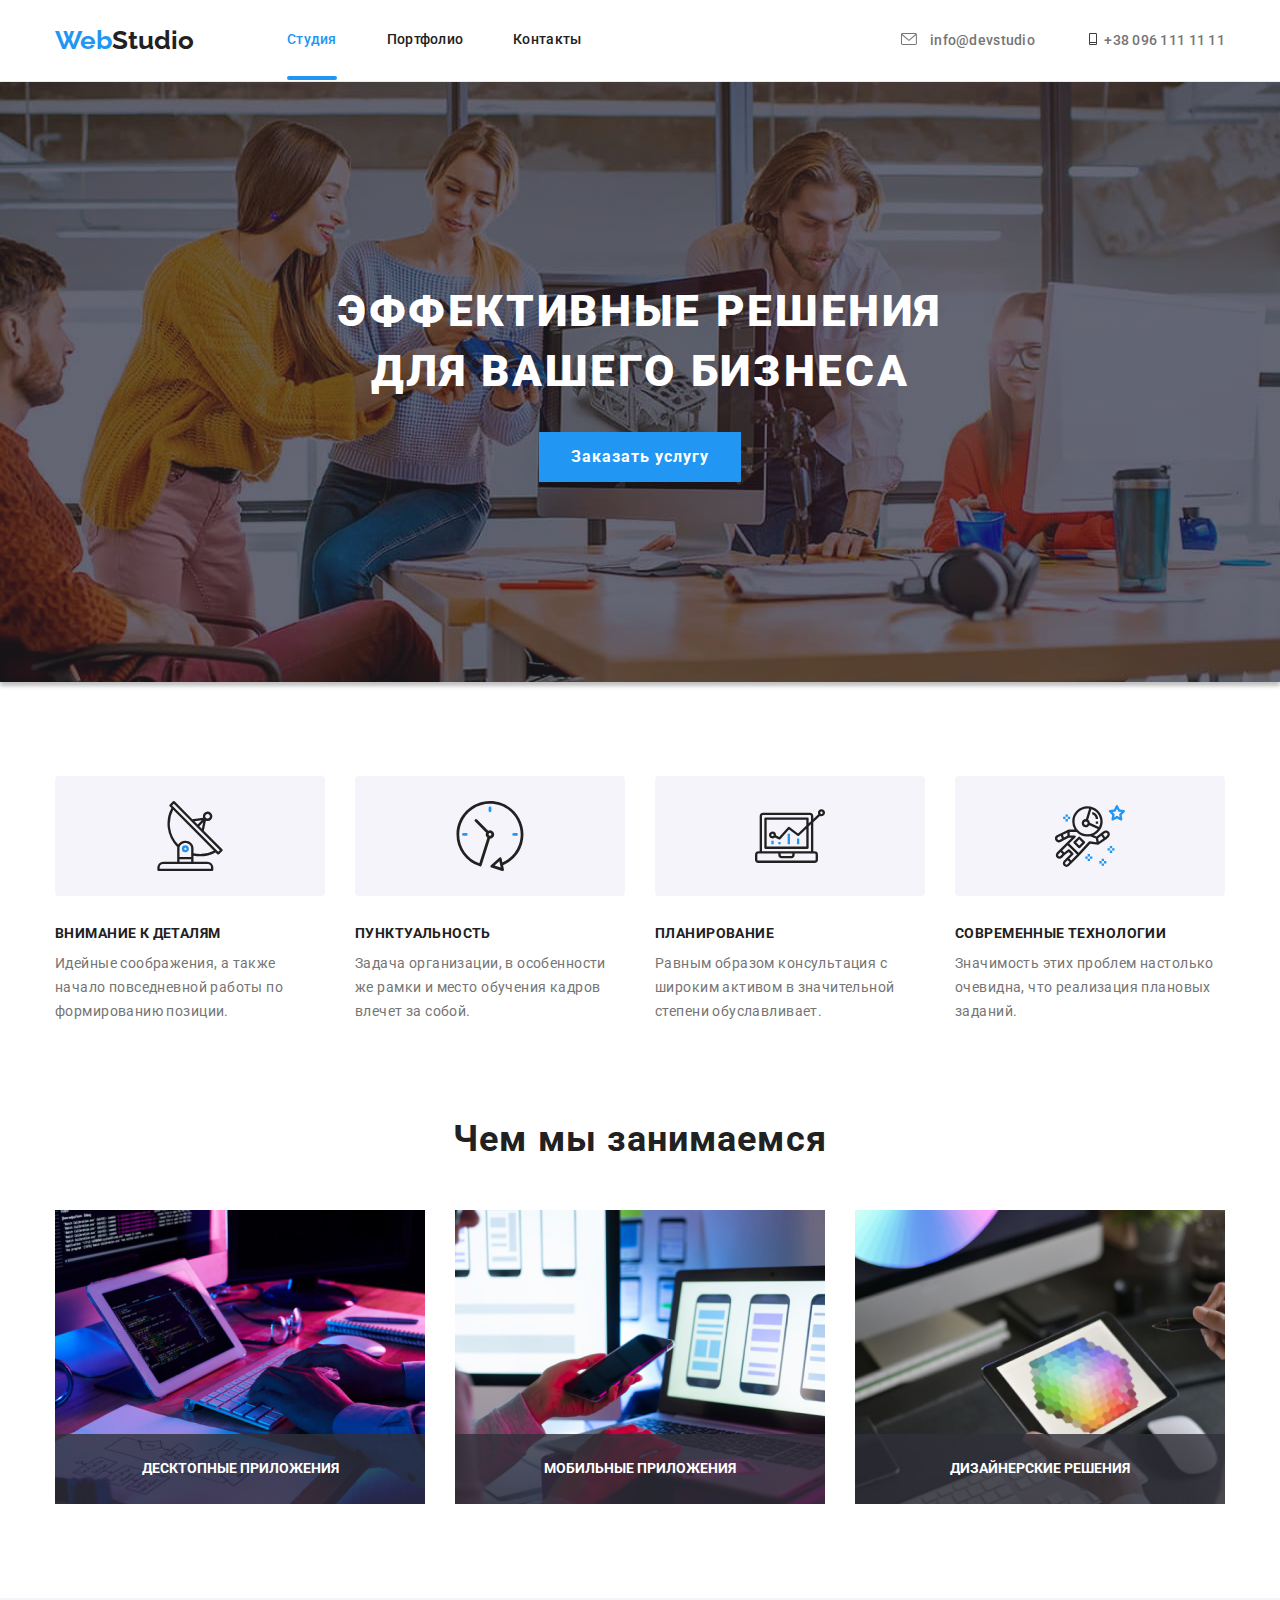
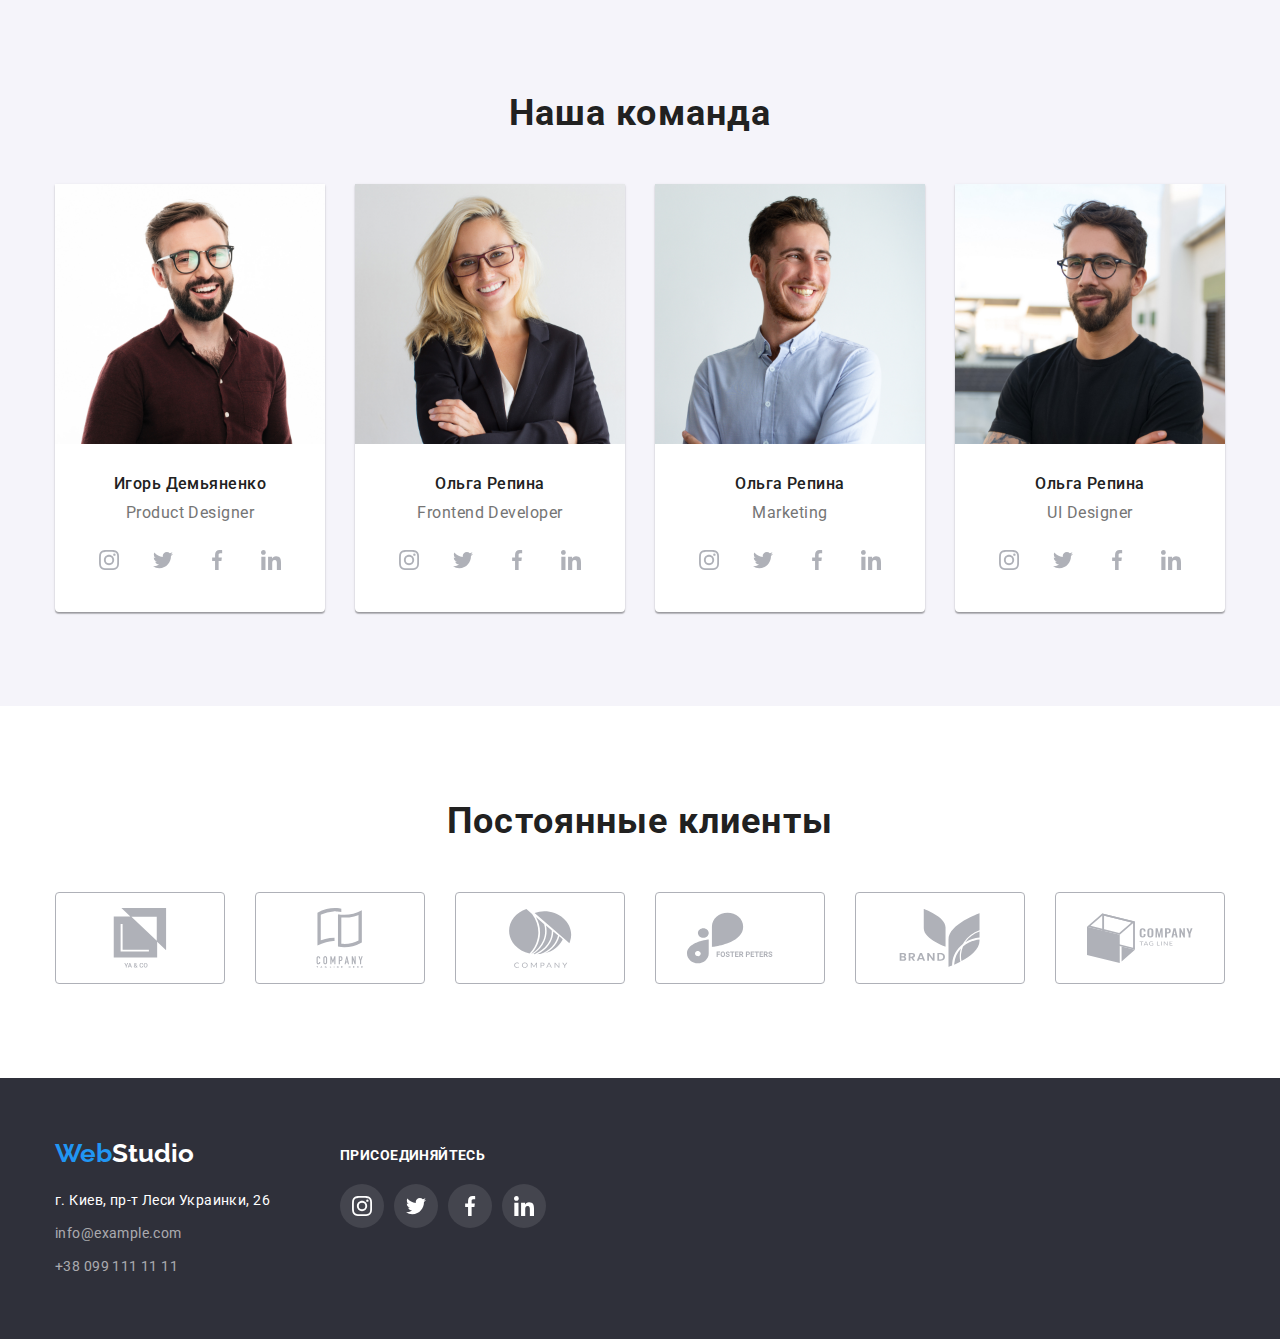
<file: index.html>
<!DOCTYPE html>
<html lang="ru">
<head>
    <meta charset="UTF-8">
    <meta http-equiv="X-UA-Compatible" content="IE=edge">
    <meta name="viewport" content="width=device-width, initial-scale=1.0">
    <title>Document</title>
    <link rel="stylesheet" href="./css/modern-normalize.css">
    <link rel="preconnect" href="https://fonts.googleapis.com">
    <link rel="preconnect" href="https://fonts.gstatic.com" crossorigin>
    <link href="https://fonts.googleapis.com/css2?family=Raleway:wght@700&family=Roboto:wght@400;500;700;900&display=swap"
        rel="stylesheet">
    <link rel="stylesheet" href="./css/styles.css">
</head>
<body>
    <!-- Шапка -->
<header class="header">
    <div class="container auth-div">
        <nav class="auth-nav">
            <a class="webstudio text-decor" href=""><span class="web">Web</span>Studio</a>
            <ul class="site-ul">
                <li><a class="link-li text-decor current" href="./index.html">Студия</a></li>
                <li><a class="link-li text-decor" href="./portfolio.html">Портфолио</a></li>
                <li><a class="link-li text-decor" href="">Контакты</a></li>
            </ul>
        </nav>
        <ul class="site-ul-li">
            <li> 
            <a class="link text-decor" href="#"> <svg class="envelope" width="16" height="12">
                <use href="./images/icons.svg#icon-envelope-hover">
                </use>
            </svg> info@devstudio</a>
        </li>
            <li>
                <a class="link text-decor" href="#"> <svg class="smarthone" width="16" height="12">
                    <use href="./images/icons.svg#icon-Vector"></use>
                </svg> +38 096 111 11 11</a></li>
        </ul>
    </div>
</header>
    <!-- Головна частина -->
    <main>
            <!-- Рішення -->
            <section class="hero section">
                <h1 class="decision">Эффективные решения <br> для вашего бизнеса</h1>
                <button class="btn" type="button" data-modal-open>Заказать услугу</button>
                
            </section>
            <!-- Увага, пунктуальність, планування та сучасні технології -->
            <section class="section section-tehnologi">
                <div class="container">
                            <ul class="job">
                                <li class="job-li">
                                    <div class="div-tehnologi">
                                        <svg  class="icon-tehnologi" width="70" height="70">
                                            <use href="./images/icons.svg#icon-antenna-1"></use>
                                        </svg>
                                    </div> 
                                    <h3 class="menu">Внимание к деталям</h3>
                                    <p class="submenu">Идейные соображения, а также начало повседневной работы по формированию позиции.</p>
                                </li>
                                <li class="job-li">
                                    <div class="div-tehnologi">
                                        <svg class="icon-tehnologi" width="70" height="70">
                                            <use href="./images/icons.svg#icon-clock-1"></use>
                                        </svg>
                                    </div>
                                    <h3 class="menu">Пунктуальность</h3>
                                    <p class="submenu">Задача организации, в особенности же рамки и место обучения кадров влечет за собой.</p>
                                </li>
                                <li class="job-li">
                                    <div class="div-tehnologi">
                                        <svg class="icon-tehnologi" width="70" height="70">
                                            <use href="./images/icons.svg#icon-diagram-1"></use>
                                        </svg>
                                    </div>
                                    <h3 class="menu">Планирование</h3>
                                    <p class="submenu">Равным образом консультация с широким активом в значительной степени обуславливает.</p>
                                </li>
                                <li class="job-li">
                                    <div class="div-tehnologi">
                                        <svg class="icon-tehnologi" width="70" height="70">
                                            <use href="./images/icons.svg#icon-astronaut-1"></use>
                                        </svg>
                                    </div>
                                    <h3 class="menu">Современные технологии</h3>
                                    <p class="submenu">Значимость этих проблем настолько очевидна, что реализация плановых заданий.</p>
                                </li>
                            </ul>
                </div>
            </section>
            <!-- Чим ми займаємось -->
            <section class="section">
                <div class="container">
                    <h2 class="work">Чем мы занимаемся</h2>
                    <ul class="work-ul">
                        <li class="work-li">
                                <img src="./images/img.jpg" width="370" alt="программист работает в своем рабочем офисе">
                                    <h3 class="work-h">Десктопные приложения</h3>
                        </li>
                        <li class="work-li">
                            <img src="./images/img2.jpg" width="370" alt="вебдизайнеры разрабатывают приложение на смартфоны">
                            <h3 class="work-h">Мобильные приложения</h3>
                        </li>
                        <li class="work-li">
                            <img src="./images/img3.jpg" width="370"
                                alt="креативный художник веб дизайнер с рабочим выбором цвета графическим планшетом">
                                <h3 class="work-h">Дизайнерские решения</h3>
                        </li>
                    </ul>
                </div>
            </section>
            <!-- Команда -->
            <section class="section" style="background-color: #F5F4FA">
                <div class="container">
                    <h2 class="team">Наша команда</h2>
                    <ul class="team-ul">
                        <li class="team-li">
                            <img src="./images/img4.jpg" width="270" height="260" alt="дизайнер продукта">
                            <div class="div-p">
                                <p class="member">Игорь Демьяненко</p>
                                <p class="kind">Product Designer</p>
                            </div>
                            <ul class="icon-ul">
                                <li>
                                    <a class="icon-link" href="#">
                                    <svg class="icon-item">
                                        <use href="./images/icons.svg#icon-instagram-2"></use>
                                    </svg>
                                </a></li>
                                <li><a class="icon-link" href="#">
                                    <svg class="icon-item" width="20" height="20">
                                        <use href="./images/icons.svg#icon-twitter-1"></use>
                                    </svg>
                                </a></li>
                                <li><a class="icon-link" href="#">
                                    <svg class="icon-item" width="20" height="20">
                                        <use href="./images/icons.svg#icon-facebook-1"></use>
                                    </svg>
                                </a></li>
                                <li><a class="icon-link" href="#">
                                    <svg class="icon-item" width="20" height="20">
                                        <use href="./images/icons.svg#icon-linkedin-1"></use>
                                    </svg>
                                </a></li>
                            </ul>
                        </li>
                        <li class="team-li">
                            <img src="./images/img5.jpg" width="270" height="260" alt="фронтенд разработчик">
                            <div class="div-p">
                                <p class="member">Ольга Репина</p>
                                <p class="kind">Frontend Developer</p> 
                            </div>
                                                        <ul class="icon-ul">
                                                            <li class="icon-li"><a class="icon-link" href="#">
                                                                    <svg class="icon-item">
                                                                        <use href="./images/icons.svg#icon-instagram-2"></use>
                                                                    </svg>
                                                                </a></li>
                                                            <li><a class="icon-link" href="#">
                                                                    <svg class="icon-item" width="20" height="20">
                                                                        <use href="./images/icons.svg#icon-twitter-1"></use>
                                                                    </svg>
                                                                </a></li>
                                                            <li><a class="icon-link" href="#">
                                                                    <svg class="icon-item" width="20" height="20">
                                                                        <use href="./images/icons.svg#icon-facebook-1"></use>
                                                                    </svg>
                                                                </a></li>
                                                            <li><a class="icon-link" href="#">
                                                                    <svg class="icon-item" width="20" height="20">
                                                                        <use href="./images/icons.svg#icon-linkedin-1"></use>
                                                                    </svg>
                                                                </a></li>
                                                        </ul>
                        </li>
                        <li class="team-li">
                            <img src="./images/img6.jpg" width="270" height="260" alt="маркетолог">
                            <div class="div-p">
                                <p class="member">Ольга Репина</p>
                                <p class="kind">Marketing</p>
                            </div>
                                                    <ul class="icon-ul">
                                                        <li class="icon-li"><a class="icon-link" href="#">
                                                                <svg class="icon-item">
                                                                    <use href="./images/icons.svg#icon-instagram-2"></use>
                                                                </svg>
                                                            </a></li>
                                                        <li><a class="icon-link" href="#">
                                                                <svg class="icon-item" width="20" height="20">
                                                                    <use href="./images/icons.svg#icon-twitter-1"></use>
                                                                </svg>
                                                            </a></li>
                                                        <li><a class="icon-link" href="#">
                                                                <svg class="icon-item" width="20" height="20">
                                                                    <use href="./images/icons.svg#icon-facebook-1"></use>
                                                                </svg>
                                                            </a></li>
                                                        <li><a class="icon-link" href="#">
                                                                <svg class="icon-item" width="20" height="20">
                                                                    <use href="./images/icons.svg#icon-linkedin-1"></use>
                                                                </svg>
                                                            </a></li>
                                                    </ul>
                        </li>
                        <li class="team-li">
                            <img src="./images/img7.jpg" width="270" height="260" alt="дизайнер пользовательского интерфейса">
                            <div class="div-p">
                                <p class="member">Ольга Репина</p>
                            <p class="kind">UI Designer</p>
                            </div>
                                                        <ul class="icon-ul">
                                                            <li class="icon-li"><a class="icon-link" href="#">
                                                                    <svg class="icon-item">
                                                                        <use href="./images/icons.svg#icon-instagram-2"></use>
                                                                    </svg>
                                                                </a></li>
                                                            <li><a class="icon-link" href="#">
                                                                    <svg class="icon-item" width="20" height="20">
                                                                        <use href="./images/icons.svg#icon-twitter-1"></use>
                                                                    </svg>
                                                                </a></li>
                                                            <li><a class="icon-link" href="#">
                                                                    <svg class="icon-item" width="20" height="20">
                                                                        <use href="./images/icons.svg#icon-facebook-1"></use>
                                                                    </svg>
                                                                </a></li>
                                                            <li><a class="icon-link" href="#">
                                                                    <svg class="icon-item" width="20" height="20">
                                                                        <use href="./images/icons.svg#icon-linkedin-1"></use>
                                                                    </svg>
                                                                </a></li>
                                                        </ul>
                        </li>
                    </ul>
                </div>
            </section>
            <!-- Постоянные клиенты -->
            <section class="section">
                <div class="container">
                    <h2 class="clients">Постоянные клиенты</h2>
                    <ul class="clients-ul">
                        <li>
                                <a class="clients-a" href="#">
                                    <svg class="logo" width="106" height="60">
                                        <use href="./images/icons.svg#icon-group"></use>
                                    </svg>
                                </a>
                        </li>
                        <li>
                                <a class="clients-a" href="#">
                                <svg class="logo" width="106" height="60">
                                    <use href="./images/icons.svg#icon-taglinehere"></use>
                                </svg>
                            </a>
                        </li>
                        <li>
                                <a class="clients-a" href="#">
                                    <svg class="logo" width="106" height="60">
                                <use href="./images/icons.svg#icon-company"></use>
                            </svg>
                        </a>
                        </li>
                        <li>
                                <a class="clients-a" href="#">
                                    <svg class="logo" width="106" height="60">
                                <use href="./images/icons.svg#icon-fosters"></use>
                            </svg>
                        </a>
                        </li>
                        <li>
                                <a class="clients-a" href="#">
                                    <svg class="logo" width="106" height="60">
                                    <use href="./images/icons.svg#icon-brand"></use>
                                </svg>
                            </a>
                        </li>
                        <li>
                                <a class="clients-a" href="#">
                                    <svg class="logo" width="106" height="60">
                                    <use href="./images/icons.svg#icon-tagline"></use>
                                </svg>
                            </a>
                        </li>
                    </ul>
                </div>
            </section>
    </main>   
    <!-- Футер -->
    <footer>
        <div class="container footers">
            <div class="footer-addres"> 
<a class="webstudio-footer text-decor" href=""><span class="web">Web</span>Studio</a>
            <address>
            <ul class="email-link">
                <li><a class="address text-decor" href="">г. Киев, пр-т Леси Украинки, 26</a></li>
                <li><a class="email text-decor" href="">info@example.com</a></li>
                <li><a class="email text-decor" href="">+38 099 111 11 11</a></li>
            </ul>
            </address>
            </div>
        <div class="footer-icons">
            <p class="footer-p">присоединяйтесь</p>
            <ul class="footer-icons-ul">
                <li ><a class="footer-icons-a" href="">
                    <svg class="footer-icon-item" width="20" height="20">
                        <use href="./images/icons.svg#icon-instagram-2"></use>
                    </svg>
                </a></li>
                <li ><a class="footer-icons-a" href="">
                    <svg class="footer-icon-item" width="20" height="20">
                        <use href="./images/icons.svg#icon-twitter-1"></use>
                    </svg>
                </a></li>
                <li ><a class="footer-icons-a" href="">
                    <svg class="footer-icon-item" width="20" height="20">
                        <use href="./images/icons.svg#icon-facebook-1"></use>
                    </svg>
                </a></li>
                <li ><a class="footer-icons-a" href="">
                    <svg class="footer-icon-item" width="20" height="20">
                        <use href="./images/icons.svg#icon-linkedin-1"></use>
                    </svg>
                </a></li>
            </ul>
        </div>
        </div>
    </footer>
    <div class="backdrop is-hidden" data-modal>
        <div class="modal">
            <button class="btn-modal" data-modal-close>
                <svg class="vector" width="11" height="11">
                    <use href="./images/icons.svg#icon-vector"></use>
                </svg>
            </button>
        </div>
    </div>
    <!-- Модальне вікно -->
    <script src="./js/modal.js"></script>
</body>
</html>
</file>
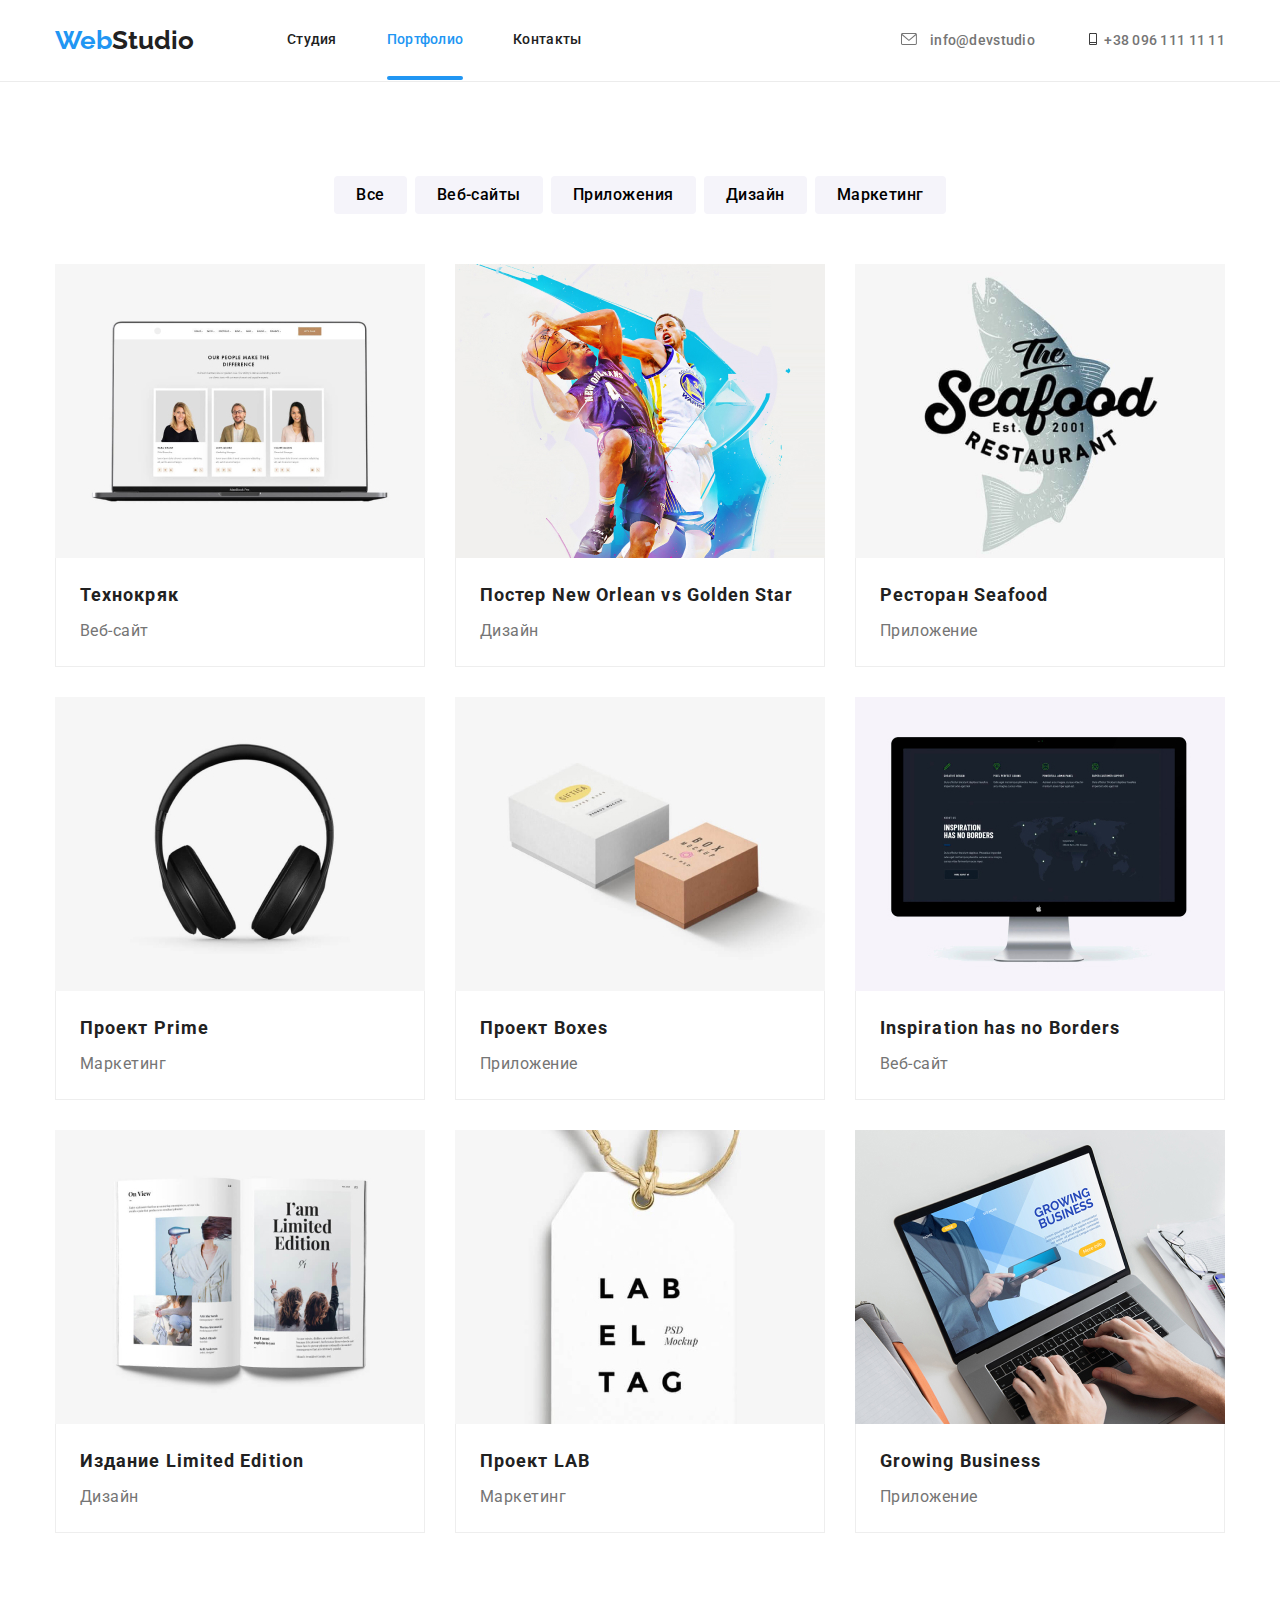
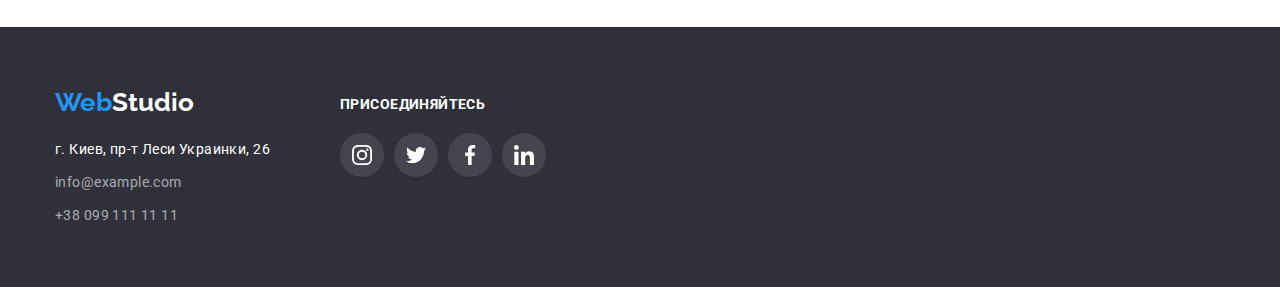
<file: portfolio.html>
<!DOCTYPE html>
<html lang="ru">
<head>
    <meta charset="UTF-8">
    <meta http-equiv="X-UA-Compatible" content="IE=edge">
    <meta name="viewport" content="width=device-width, initial-scale=1.0">
    <title>Document</title>
    <link rel="stylesheet" href="./css/modern-normalize.css">
    <link rel="stylesheet" href="./css/styles.css">
    <link href="https://fonts.googleapis.com/css2?family=Raleway:wght@700&family=Roboto:wght@400;500;700;900&display=swap"
        rel="stylesheet">
</head>
<body style="background: #E5E5E5;">
    <!-- Header -->
<header class="header">
    <div class="container auth-div">
        <nav class="auth-nav">
            <a class="webstudio text-decor" href=""><span class="web">Web</span>Studio</a>
            <ul class="site-ul">
                <li><a class="link-li text-decor" href="./index.html">Студия</a></li>
                <li><a class="link-li text-decor current" href="./portfolio.html">Портфолио</a></li>
                <li><a class="link-li text-decor" href="">Контакты</a></li>
            </ul>
        </nav>
        <ul class="site-ul-li">
            <li>
                <a class="link text-decor" href="#"> <svg class="envelope" width="16" height="12">
                        <use href="./images/icons.svg#icon-envelope-hover">
                        </use>
                    </svg> info@devstudio</a>
            </li>
            <li>
                <a class="link text-decor" href="#"> <svg class="smarthone" width="16" height="12">
                        <use href="./images/icons.svg#icon-Vector"></use>
                    </svg> +38 096 111 11 11</a>
            </li>
        </ul>
    </div>
</header>
<!-- Main -->
    <main>
        <section class="section" style="background-color:#FFFFFF;">
            <div class="container">
                <ul class="btn-ul">
                    <li>
                        <button class="btn-li" type="button">Все</button>
                    </li>
                    <li>
                        <button class="btn-li" type="button">Веб-сайты</button>
                    </li>
                    <li>
                        <button class="btn-li" type="button">Приложения</button>
                    </li>
                    <li>
                        <button class="btn-li" type="button">Дизайн</button>
                    </li>
                    <li>
                        <button class="btn-li" type="button">Маркетинг</button>
                    </li>
                </ul>
                <h1 class="projects">Проекти</h1>
                <ul class="images">
                    <li class="images-link">
                        <a class="cards" href="">
                            <div class="div-overlay">
                                <img class="img-item" src="./images/img8.jpg" width="370" alt="Веб-сайт">
                                    <p class="cards-text">Ресурс предлагает комплексные предложения с разным уровнем функционала и сервисов. Все это
                                        позволит посетителю получить исчерпывающие сведения о компании или частном лице.</p>
                            </div>
                            <div class="div-title">
                                <h2 class="title">Технокряк</h2>
                                <p class="title-p">Веб-сайт</p>
                            </div>
                        </a>
                    </li>
                    <li class="images-link">
                        <a class="cards" href="">
                            <div class="div-overlay">
                                <img class="img-item" src="./images/img9.jpg" width="370" alt="Постер New Orlean vs Golden Star">
                                    <p class="cards-text">Ресурс предлагает комплексные предложения с разным уровнем функционала и сервисов. Все это
                                        позволит посетителю получить исчерпывающие сведения о компании или частном лице.</p>
                            </div>
                                  <div class="div-title">
                                    <h2 class="title">Постер New Orlean vs Golden Star</h2>
                                    <p class="title-p">Дизайн</p>
                                </div>
                        </a>
                    </li>
                    <li class="images-link">
                        <a class="cards" href="">
                            <div class="div-overlay">
                                                    <img src="./images/img10.jpg" width="370" alt="Ресторан Seafood">
                                        <p class="cards-text">Ресурс предлагает комплексные предложения с разным уровнем функционала и сервисов. Все это
                                         позволит посетителю получить исчерпывающие сведения о компании или частном лице.</p>
                                         </div>
                                                    <div class="div-title">
                                                        <h2 class="title">Ресторан Seafood</h2>
                                                        <p class="title-p">Приложение</p>
                                                    </div>
                        </a>
                    </li>
                    <li class="images-link">
                        <a class="cards" href="">
                            <div class="div-overlay">
                                                    <img src="./images/img11.jpg" width="370" alt="наушники">
                                                        <p class="cards-text">Ресурс предлагает комплексные предложения с разным уровнем функционала и сервисов. Все это
                                                            позволит посетителю получить исчерпывающие сведения о компании или частном лице.</p>
                                                </div>
                                                    <div class="div-title">
                                                        <h2 class="title">Проект Prime</h2>
                                                        <p class="title-p">Маркетинг</p>
                                                    </div>
                        </a>
                    </li>
                    <li class="images-link">
                        <a class="cards" href="">
                            <div class="div-overlay">
                                                    <img src="./images/img12.jpg" width="370" alt="две коробки">
                                                        <p class="cards-text">Ресурс предлагает комплексные предложения с разным уровнем функционала и сервисов. Все это
                                                            позволит посетителю получить исчерпывающие сведения о компании или частном лице.</p>
                                                </div>
                                                    <div class="div-title">
                                                        <h2 class="title">Проект Boxes</h2>
                                                        <p class="title-p">Приложение</p>
                                                    </div>
                        </a>
                    </li>
                    <li class="images-link">
                        <a class="cards" href="">
                            <div class="div-overlay">
                                                    <img class="img-item" src="./images/img13.jpg" width="370" alt="монитор">
                                                    <p class="cards-text">Ресурс предлагает комплексные предложения с разным уровнем функционала и сервисов. Все это
                                                        позволит посетителю получить исчерпывающие сведения о компании или частном лице.</p>
                                    </div>
                                                    <div class="div-title">
                                                        <h2 class="title">Inspiration has no Borders</h2>
                                                        <p class="title-p">Веб-сайт</p>
                                                    </div>
                        </a>
                    </li>
                    <li class="images-link">
                        <a class="cards" href="">
                            <div class="div-overlay">
                                                    <img class="img-item" src="./images/img14.jpg" width="370" alt="журнал">
                                                    <p class="cards-text">Ресурс предлагает комплексные предложения с разным уровнем функционала и сервисов. Все это
                                                        позволит посетителю получить исчерпывающие сведения о компании или частном лице.</p>
                                     </div>
                                                    <div class="div-title">
                                                        <h2 class="title">Издание Limited Edition</h2>
                                                        <p class="title-p">Дизайн</p>
                                                    </div>
                        </a>
                    </li>
                    <li class="images-link">
                        <a class="cards" href="">
                            <div class="div-overlay">
                                                    <img class="img-item" src="./images/img15.jpg" width="370" alt="єтикетка">
                                                    <p class="cards-text">Ресурс предлагает комплексные предложения с разным уровнем функционала и сервисов. Все это
                                                        позволит посетителю получить исчерпывающие сведения о компании или частном лице.</p>
                                     </div>
                                                    <div class="div-title">
                                                        <h2 class="title">Проект LAB</h2>
                                                        <p class="title-p">Маркетинг</p>
                                                    </div>
                        </a>
                    </li>
                    <li class="images-link">
                        <a class="cards" href="">
                            <div class="div-overlay">
                                                    <img class="img-item" src="./images/img16.jpg" width="370" alt="Приложение Growing Business">
                                                    <p class="cards-text">Ресурс предлагает комплексные предложения с разным уровнем функционала и сервисов. Все это
                                                        позволит посетителю получить исчерпывающие сведения о компании или частном лице.</p>
                            </div>
                                                    <div class="div-title">
                                                        <h2 class="title">Growing Business</h2>
                                                        <p class="title-p">Приложение</p>
                                                    </div>
                        </a>
                    </li>
                </ul>
            </div>
        </section>
    </main>
    <!-- Footer -->
    <footer>
        <div class="container footers">
            <div class="footer-addres">
                <a class="webstudio-footer text-decor" href=""><span class="web">Web</span>Studio</a>
                <address>
                    <ul class="email-link">
                        <li><a class="address text-decor" href="">г. Киев, пр-т Леси Украинки, 26</a></li>
                        <li><a class="email text-decor" href="">info@example.com</a></li>
                        <li><a class="email text-decor" href="">+38 099 111 11 11</a></li>
                    </ul>
                </address>
            </div>
            <div class="footer-icons">
                <p class="footer-p">присоединяйтесь</p>
                <ul class="footer-icons-ul">
                    <li><a class="footer-icons-a" href="">
                            <svg class="footer-icon-item" width="20" height="20">
                                <use href="./images/icons.svg#icon-instagram-2"></use>
                            </svg>
                        </a></li>
                    <li><a class="footer-icons-a" href="">
                            <svg class="footer-icon-item" width="20" height="20">
                                <use href="./images/icons.svg#icon-twitter-1"></use>
                            </svg>
                        </a></li>
                    <li><a class="footer-icons-a" href="">
                            <svg class="footer-icon-item" width="20" height="20">
                                <use href="./images/icons.svg#icon-facebook-1"></use>
                            </svg>
                        </a></li>
                    <li><a class="footer-icons-a" href="">
                            <svg class="footer-icon-item" width="20" height="20">
                                <use href="./images/icons.svg#icon-linkedin-1"></use>
                            </svg>
                        </a></li>
                </ul>
            </div>
        </div>
    </footer>
</body>
</html>
</file>
<file: css/styles.css>
body {
    background-color: #FFFFFF;
    font-family: 'Roboto';
    color: #212121;
    font-weight: 400;
}
h1, h2, h3, ul, p {
        margin: 0;
        padding: 0;
}
ul {
    list-style: none;
}
.text-decor {
    text-decoration: none;
}
img {
        display: block;
}
/* Header */
.header {
    background: #FFFFFF;
    border-bottom: 1px solid #ECECEC;
}
.auth-div {
        display: flex;
        align-items: center;
}
.auth-nav {
        display: flex;
        align-items: center;

}
.webstudio {
        font-family:'Raleway';
        font-weight: 700;
        font-size: 26px;
        line-height: 1.19;
        color: #212121;
        display: block;
        padding-top: 25px;
        padding-bottom: 25px;
}
.web {
    color:#2196F3;
}
.site-nav {
        display: flex;
        margin-right: 50px;
}
 .site-nav li:not(:last-child) {
        margin-right: 50px;
 }
 .site-ul {
        display: flex;
        margin-left: 93px;
 }
 .site-ul-li {
        display: flex;
        margin-left: auto;
 }
.site-ul li:not(:last-child) {
        margin-right: 50px;
}
.site-ul-li li:not(:last-child) {
        margin-right: 50px;
}

.link-li{
        font-weight: 500;
        font-size: 14px;
        line-height: 1.14;
        letter-spacing: 0.02em;
        color: #212121;
        padding-top: 32px;
        padding-bottom: 32px;
        display: block;
                transition: color 250ms cubic-bezier(0.4, 0, 0.2, 1);
                position: relative;
}
.link {
        font-weight: 500;
        font-size: 14px;
        line-height: 1.14;
        letter-spacing: 0.02em;
        color: #757575;
        padding-top: 32px;
        padding-bottom: 32px;
        transition: color 250ms cubic-bezier(0.4, 0, 0.2, 1);
}

.link-li:hover, .link-li:focus {
    color: #2196F3;
}

.link:hover .smarthone , .link:focus .smarthone {
        fill: #2196F3;
}
.current {
        color: #2196F3;
}
.current::after {
        position: absolute;
                left: 0;
                bottom: 0;
                content: '';
                display: block;
                width: 100%;
                height: 4px;
                background-color: #2196F3;
                border-radius: 2px;
}
.envelope {
        margin-right: 10px;
        fill: #757575;
}
.link:hover .envelope,
.link:focus .envelope {
        fill: #2196F3;
}
.link:hover, .link:focus {
        color: #2196F3;
}
/* Main */
.container {
        width: 1200px;
        margin-left: auto;
        margin-right: auto;
        padding-left: 15px;
        padding-right: 15px;
}

.section {
        padding-top: 94px;
        padding-bottom: 94px;
}

  /* < !-- Рішення --> */
.hero {
        text-align: center;
        background-color: rgba(47, 48, 58, 0.4);
        padding-top: 200px;
        padding-bottom: 200px;
        margin-left: auto;
        margin-right: auto;
        max-width: 1600px;
        height: 600px;
        box-shadow: 0px 4px 4px rgba(0, 0, 0, 0.25);
        background-image:
        linear-gradient(to right, rgba(47, 48, 58, 0.4), rgba(47, 48, 58, 0.4)), 
        url(../images/Img17.jpg);
        background-position: center;
        background-size: cover;
        background-repeat: no-repeat;
        
}
.decision {
        font-weight: 900;
        font-size: 44px;
        line-height: 1.36;
            letter-spacing: 0.06em;
            text-transform: uppercase;
            color: #FFFFFF; 
            margin-top: 0;
            margin-bottom: 30px;
}

.btn {
        display: inline-block;
        font-weight: 700;
        font-size: 16px;
        line-height: 1.88;
            text-align: center;
            letter-spacing: 0.06em;
            color: #FFFFFF;
            background-color: #2196F3;
            border: none;
            cursor: pointer;
            min-width: 200px;
            height: 50px;
            padding: 10px 32px;
}
.backdrop {
        position: fixed;
        top: 0;
        bottom: 0;
        left: 0;
        right: 0;
        background-color: rgba(0, 0, 0, 0.2);
        transition: opacity 250ms cubic-bezier(0.4, 0, 0.2, 1), visibility 250ms cubic-bezier(0.4, 0, 0.2, 1);
}
.is-hidden {
        visibility: hidden;
        opacity: 0;
        pointer-events: none;
}
.backdrop.is-hidden .modal {
        transform: scale(2);
}
.modal {
        border-radius: 4px;
        background-color: #FFFFFF;
        width: 528px;
        height: 581px;
        position: absolute;
        left: 50%;
        top: 50%;
        transform: translate(-50%, -50%) scale(1);
                transition: transform 250ms cubic-bezier(0.4, 0, 0.2, 1);
        box-shadow: 0px 1px 3px rgba(0, 0, 0, 0.12), 0px 1px 1px rgba(0, 0, 0, 0.14), 0px 2px 1px rgba(0, 0, 0, 0.2);
}
.btn-modal {
        width: 30px;
        height: 30px;
        position: absolute;
        top: 8px;
        right: 8px;
        border-radius: 50%;
        border-color: rgba(0, 0, 0, 0.1);
        background-color: #FFFFFF;
        cursor: pointer;
}

/* < !-- Увага,
пунктуальність,
планування та сучасні технології --> */

.section-tehnologi {
        padding-bottom: 0;
}
.job {
        display: flex;
}
.job li:not(:last-child) {
        margin-right: 30px;
}
.job-li {
        width: 270px;
}
.div-tehnologi {
        background-color: #F5F4FA;
        width: 270px;
        height: 120px;
        border-radius: 4px;
        margin-bottom: 30px;
                justify-content: center;
                        align-items: center;
                        display: flex;
}

.menu {
        font-weight: 700;
        font-size: 14px;
        line-height: 1.14;
        letter-spacing: 0.03em;
        text-transform: uppercase;
        color: #212121;
        margin-bottom: 10px;
}
.submenu {
        font-size: 14px;
        line-height: 1.71;
        letter-spacing: 0.03em;
        color: #757575;
}
  /* < !-- Чим ми займаємось --> */
.work {
        font-weight: 700;
        font-size: 36px;
        line-height: 1.17;
        text-align: center;
        letter-spacing: 0.03em;
        color: #212121;
        margin-bottom: 50px;
}
.work-ul {
        display: flex;
}
.work-ul li:not(:last-child) {
        margin-right: 30px;
}
.work-li {
        position: relative;
}

.work-h {
        position: absolute;
        bottom: 0;
        width: 100%;
        min-height: 70px;
        background-color: rgba(47, 48, 58, 0.8);
        padding-top: 27px;
        font-weight: 700;
    font-size: 14px;
    line-height: 1.14;
    text-transform: uppercase;
    display: block;
    color: #FFFFFF;
    text-align: center;
}
 /* < !-- Команда --> */
.team {
        font-weight: 700;
        font-size: 36px;
        line-height: 1.17;
        text-align: center;
        letter-spacing: 0.03em;
        color: #212121;
        margin-bottom: 50px;
} 
 .team-ul {
        display: flex;
 }
 .team-ul li:not(:last-child) {
        margin-right: 30px;
 }
 .team-li {
        border-radius: 0px 0px 4px 4px;
        background: #FFFFFF;
        box-shadow: 0px 1px 3px rgba(0, 0, 0, 0.12), 0px 1px 1px rgba(0, 0, 0, 0.14), 0px 2px 1px rgba(0, 0, 0, 0.2);
 }
.icon-ul {
        display: flex;
        padding: 16px 32px 30px 32px;
}
.icon-ul li:not(:last-child) {
        margin-right: 10px;
}
.icon-link {
        width: 44px;
        height: 44px;
        border-radius: 50%;
         border: none;
         display: flex;
         align-items: center;
         justify-content: center;
         background-color: inherit;
        transition: background-color 250ms cubic-bezier(0.4, 0, 0.2, 1);
}
.icon-link:hover, .icon-link:focus {
        background-color: #2196F3;
}
.icon-item {
        fill: #AFB1B8;
        width: 20px;
        height: 20px;
        transition: fill 250ms cubic-bezier(0.4, 0, 0.2, 1);
}
.icon-link:hover .icon-item,
.icon-link:focus .icon-item {
        fill: #FFFFFF;
}
.member {
        font-weight: 500;
        font-size: 16px;
        line-height: 1.19;
        text-align: center;
        letter-spacing: 0.03em;
        color: #212121;
}
.kind {
        font-size: 16px;
        line-height: 1.19;
        text-align: center;
        letter-spacing: 0.03em;
        color: #757575;
        margin-top: 10px;
}
.div-p {
        padding-top: 30px;
}
/* Clients */
.clients {
        font-weight: 700;
                font-size: 36px;
                line-height: 1.17;
                text-align: center;
                letter-spacing: 0.03em;
                color: #212121;
}
.clients-ul {
        display: flex;
        margin-top: 50px;
}
.clients-ul li:not(:last-child) {
        margin-right: 30px;
}
.clients-a {
        border: 1px solid #AFB1B8;
        border-radius: 4px;
        width: 170px;
        height: 92px;
        display: flex;
        align-items: center;
        justify-content: center;
        transition: border 250ms cubic-bezier(0.4, 0, 0.2, 1);
}

.logo:hover, .logo:focus {
        fill: #2196F3;
}
.clients-a:hover .logo,
.clients-a:focus .logo {
        fill: #2196F3;
}
.clients-a:hover, .clients-a:focus {
        border: 1px solid #2196F3;
}

.logo {
        fill: #AFB1B8;
        transition: fill 250ms cubic-bezier(0.4, 0, 0.2, 1);
}

/* Footer */
.footers {
        display: flex;
}
.footer-icons {
        margin-top: 10px;
        margin-left: 70px;
}
.footer-p {
        color: #FFFFFF;
        font-style: normal;
font-weight: 700;
font-size: 14px;
line-height: 1.14;
letter-spacing: 0.03em;
text-transform: uppercase;
}
.footer-icons-ul {
        display: flex;
        margin-top: 20px;
}
.footer-icons-ul li:not(:last-child) {
        margin-right: 10px;
}
.footer-icons-a {
        width: 44px;
        height: 44px;
        border-radius: 50%;
         border: none;
         display: flex;
         align-items: center;
         justify-content: center;
        background: rgba(255, 255, 255, 0.1);
        transition: background-color 250ms cubic-bezier(0.4, 0, 0.2, 1);
}
.footer-icons-a:hover, .footer-icons-a:focus {
        background-color: #2196F3;
}
.footer-icon-item {
        fill:#FFFFFF;
}
.webstudio-footer {
    font-family: 'Raleway';
        font-weight: 700;
        font-size: 26px;
        line-height: 1.19;
        color: #FFFFFF;
        margin-top: 0px;
        display: inline-block;
}
address {
        font-style: normal;
}
.address {
        font-style: normal;
        font-size: 14px;
        line-height: 1.71;
        letter-spacing: 0.03em;
        color: #FFFFFF;
        transition: color 250ms cubic-bezier(0.4, 0, 0.2, 1);
}
.address:hover {
        color: #2196F3;
}
.email-link {
                margin-top: 20px;
}
.email {
        font-size: 14px;
        line-height: 1.71;
        letter-spacing: 0.03em;
        color: rgba(255, 255, 255, 0.6);
        transition: color 250ms cubic-bezier(0.4, 0, 0.2, 1);
}
.email:hover, .email:focus {
    color: #2196F3;
}
.email-link li {
        margin-top: 9px;
}
footer {
    background-color: #2F303A;
margin-top: 0;
        margin-bottom: 0;
        padding-top: 60px;
        padding-bottom: 60px;
}

/* Portfolio */
.btn-li {
        font-weight: 500;
        font-size: 16px;
        line-height: 1.63;
        letter-spacing: 0.03em;
        border: none;
        cursor: pointer;
        padding: 6px 22px;
        background-color: #F5F4FA;
        border-radius: 4px;
        transition: color 250ms cubic-bezier(0.4, 0, 0.2, 1), background-color 250ms cubic-bezier(0.4, 0, 0.2, 1), box-shadow 250ms cubic-bezier(0.4, 0, 0.2, 1);
}
.btn-ul li:not(:last-child) {
        margin-right: 8px;
}
.btn-li:hover, .btn-li:focus {
    background-color: #2196F3;
    color: #FFFFFF;
    box-shadow: 0px 3px 1px rgba(0, 0, 0, 0.1), 0px 1px 2px rgba(0, 0, 0, 0.08), 0px 2px 2px rgba(0, 0, 0, 0.12);
}
.btn-ul {
        display: flex;
        justify-content: center;
        margin-bottom: 50px;
}
.title {
        font-family: 'Roboto';
        font-weight: 700;
        font-size: 18px;
        line-height: 1.88;
        letter-spacing: 0.06em;
        color: #212121;
}
.title-p {
        font-size: 16px;
        line-height: 1.88;
        letter-spacing: 0.03em;
        color: #757575;
        margin-top: 4px;
}
.div-title {
        border-right: 1px solid #EEEEEE;
        border-left: 1px solid #EEEEEE;
        border-bottom: 1px solid #EEEEEE;
        padding: 20px 24px;
}
.projects {
        display: none;
}

.cards {
        display: block;
        text-decoration: none;
        transition: box-shadow 250ms cubic-bezier(0.4, 0, 0.2, 1);
}
.cards:hover  {
        box-shadow: 0px 1px 1px rgba(0, 0, 0, 0.12), 0px 4px 4px rgba(0, 0, 0, 0.06), 1px 4px 6px rgba(0, 0, 0, 0.16);
}
.cards:hover .cards-text {
        transform: translateY(0);
}
.images {
        display: flex;
        flex-wrap: wrap;
}
.images-link {
        margin-right: 30px;
        margin-bottom: 30px;
}
.images-link:nth-child(3n) {
        margin-right: 0;
}
.images-link:nth-child(n+6) {
        margin-bottom: 0;
}
.div-overlay {
        position: relative;
        overflow: hidden;
}
.cards-text {
        display: block;
        position: absolute;
    width: 100%;
    top: 0;
    bottom: 0;
    padding: 63px 24px;
    font-style: normal;
    font-weight: 400;
    font-size: 18px;
    line-height: 1.6;
    color: #FFFFFF;
    background-color: rgba(33, 150, 243, 0.9);
    transform: translateY(100%);
 transition: transform 250ms cubic-bezier(0.4, 0, 0.2, 1);
}
</file>
